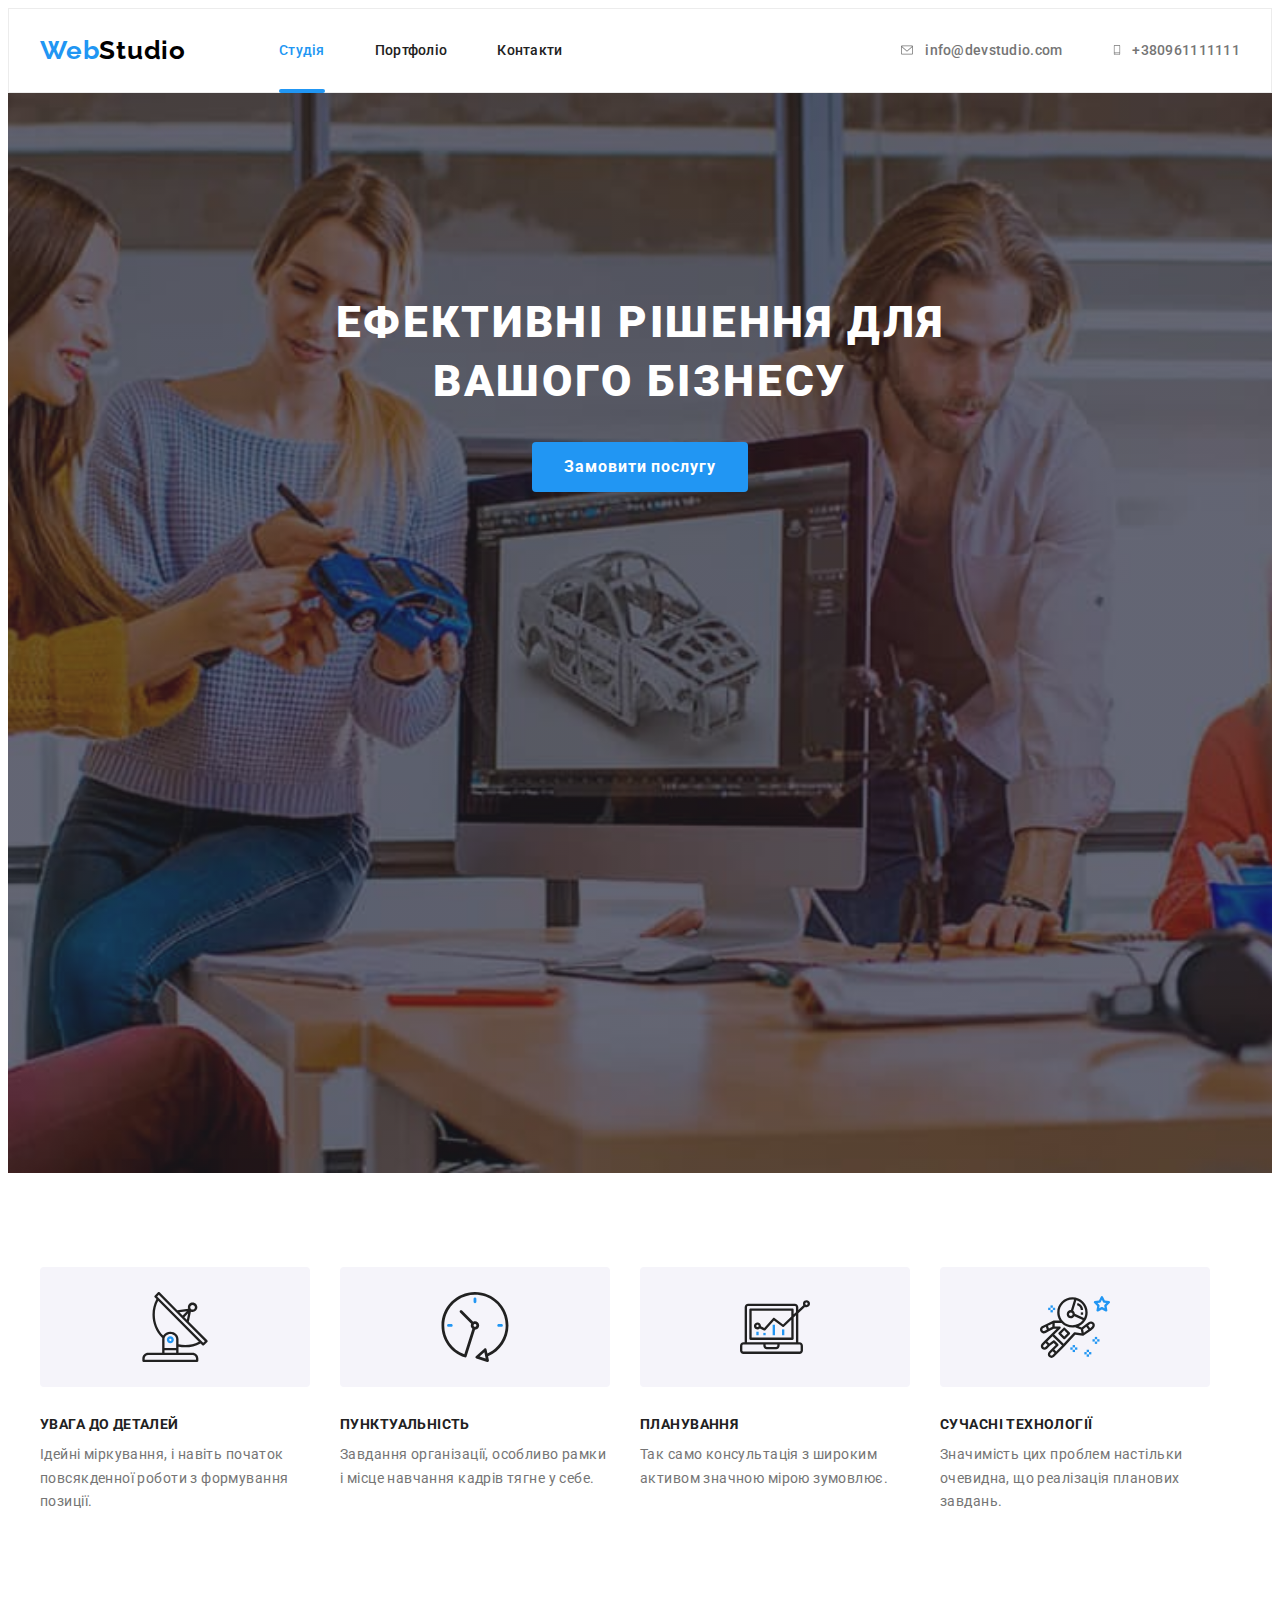
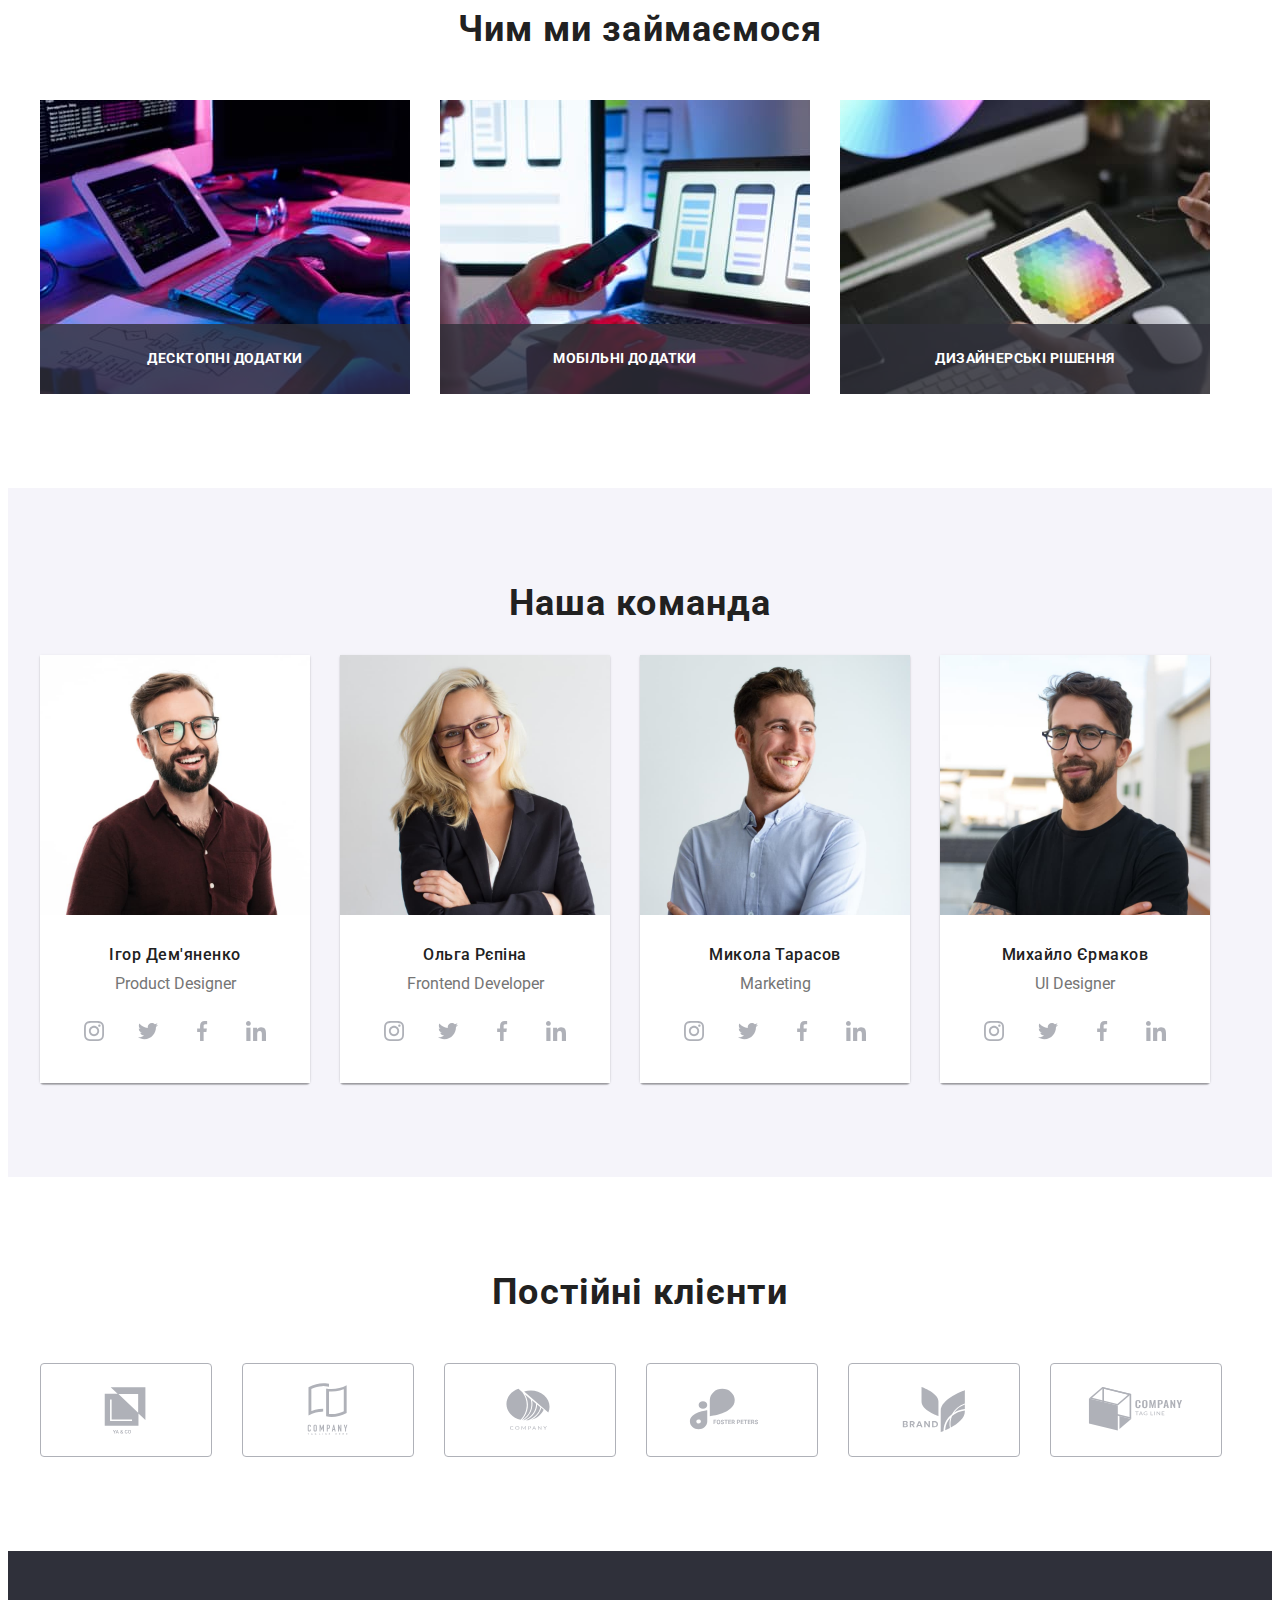
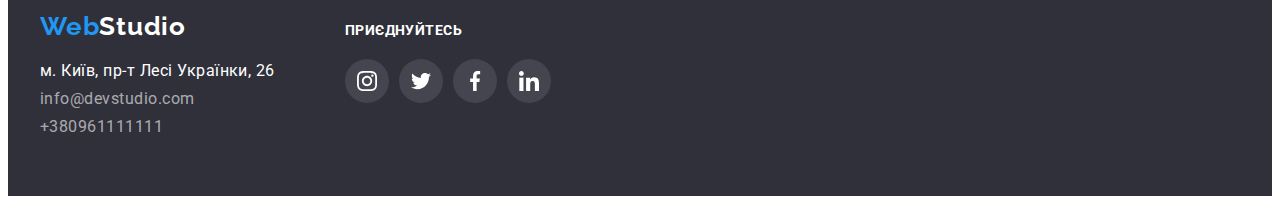
<file: index.html>
<!DOCTYPE html>
<html lang="uk">
  <head>
    <meta charset="UTF-8" />
    <meta http-equiv="X-UA-Compatible" content="IE=edge" />
    <meta name="viewport" content="width=device-width, initial-scale=1.0" />
    <title>Document</title>
    <link rel="preconnect" href="https://fonts.googleapis.com" />
    <link rel="preconnect" href="https://fonts.gstatic.com" crossorigin />
    <link rel="stylesheet" href="https://cdnjs.cloudflare.com/ajax/libs/modern-normalize/1.1.0/modern-normalize.min.css" integrity="sha512-wpPYUAdjBVSE4KJnH1VR1HeZfpl1ub8YT/NKx4PuQ5NmX2tKuGu6U/JRp5y+Y8XG2tV+wKQpNHVUX03MfMFn9Q==" crossorigin="anonymous" referrerpolicy="no-referrer" />
    <link
      href="https://fonts.googleapis.com/css2?family=Raleway:wght@700&family=Roboto:wght@400;500;700;900&display=swap"
      rel="stylesheet"
    />

    <link rel="stylesheet" href="./css/styles.css" />
  </head>
  <body>
    <header class="header">
      <div class="container">
        <div class="header-container">
          <nav class="header-nav">
            <a href="./" class="logo"><span class="logo-web">Web</span>Studio</a>
    
            <ul class="site-nav list">
                  <li class="item">
                  <a href="/" class="link current">Студія</a>
                </li>
                <li class="item">
                  <a href="./portfolio.html" class="link">Портфоліо</a>
                </li>
                <li class="item">
                  <a href="#" class="link">Контакти</a>
                </li>
              </ul>
              
           
          </nav>
          <ul class="contacts list">
            <div class="contact-container">
              <li class="item" >
                <a href=" mailto:info@devstudio.com" class="link contact-link"
                  >
                  <svg class="contact-icon" width="16" height="12">
                  <use href="./images/icons.svg#icon-envelope"></use>
                </svg>
                  info@devstudio.com</a
                >
              </li>
              <li class="item">
                <a href="tel:+380961111111" class="link contact-link">
                  <svg class="contact-icon" width="10" height="16">
                    <use href="./images/icons.svg#icon-smartphone"></use>
                  </svg>
                  +380961111111</a>
              </li>
            
             
             </div>
          </ul>
        </div>
      </div>
      </header>
      
      <main>
      <section class="hero overlay">
            <div class="container">
          <h1 class="hero-title">Ефективні рішення для вашого бізнесу</h1>
        <button type="button" class="button" data-modal-open>Замовити послугу</button>
        </div>
      
      
      </section>
<!-- Benefits -->
      <section class="section">
        <div class="container">
            <h2 class="benefits-title visually-hidden">Наші переваги</h2>
            <ul class="list benefits-container">
              <li class="benefits-element">
                <div class="benefits-box-icon">
                <svg class="benefits-icon" width="70" height="70">
<use href="./images/icons.svg#icon-antenna"></use>
                </svg>
                </div>
                <h3 class="benefits-subtitle">Увага до деталей</h3>
                <p class="benefits-text">
                  Ідейні міркування, і навіть початок повсякденної роботи з
                  формування позиції.
                </p>
              </li>
              <li class="benefits-element">
                <div class="benefits-box-icon">
                <svg class="benefits-icon" width="70" height="70">
                  <use href="./images/icons.svg#icon-clock"></use>
                                  </svg> </div>
                <h3 class="benefits-subtitle">Пунктуальність</h3>
                <p class="benefits-text">
                  Завдання організації, особливо рамки і місце навчання кадрів тягне
                  у себе.
                </p>
              </li>
              <li class="benefits-element">
                <div class="benefits-box-icon">
                <svg class="benefits-icon" width="70" height="70">
                  <use href="./images/icons.svg#icon-diagram-1"></use>
                                  </svg></div>
                <h3 class="benefits-subtitle">Планування</h3>
                <p class="benefits-text">
                  Так само консультація з широким активом значною мірою зумовлює.
                </p>
              </li>
              <li class="benefits-element">
                <div class="benefits-box-icon">
                <svg class="benefits-icon" width="70" height="70">
                  <use href="./images/icons.svg#icon-astronaut"></use>
                                  </svg></div>
                <h3 class="benefits-subtitle">Сучасні технології</h3>
                <p class="benefits-text">
                  Значимість цих проблем настільки очевидна, що реалізація планових
                  завдань.
                </p>
              </li>
            </ul>
         
        </div>
      </section>
      <!-- Work -->
      <section class="work section">
       <div class="container">
        <h2 class="work-title">Чим ми займаємося</h2>
        <ul class="list work-container">
          <li class="work-item">
            <div class="work-element">
               <img
              src="./images/img1.jpg"
              alt="Набір програмного коду"
              width="370"
              height="294"
            />
            <div class="work-box">
               <p class="work-text">
            Десктопні додатки
          </p>
            </div>
            </div>
           
            </li>
          
          <li class="work-item">
            <div class="work-element">
            <img
              src="./images/img2.jpg"
              alt="Створення мобільного додатку"
              width="370"
              height="294"
            />
            <div class="work-box">
            <p class="work-text">
              Мобільні додатки
            </p>
            </div>
            </div>
          </li>
          <li class="work-item">
            <div class="work-element">
            <img
              src="./images/img3.jpg"
              alt="Палітра кольорів"
              width="370"
              height="294"
            />
            <div class="work-box">
            <p class="work-text">
              Дизайнерські рішення
            </p>
            </div></div>
          </li>
        </ul>
       </div>
      </section>
      <!-- Team -->
      <section class="team section">
        <div class="container">
          <h2 class="team-title">Наша команда</h2>
        <ul class="list team-container">
          <li class="item">
            <img
              src="./images/img4.jpg"
              alt="Усміхнений хлопець з бородою в окулярах"
              width="270"
              height="260"
            />
            <div class="team-box">
              <h3 class="team-subtitle">Ігор Дем'яненко</h3>
              <p class="team-text">Product Designer</p>
              
              <ul class="social-list">

                <li class="social-item">
                  <a href="#" class="social-link" aria-label="Instagram">
                    <svg class="social-icon" width="20" height="20">
                      <use href="./images/icons.svg#icon-instagram-2"></use>
                                      </svg>

                  </a>
                </li  >
                          <li class="social-item">
                    <a href="#" class="social-link" aria-label="Twitter">
                      <svg class="social-icon" width="20" height="20">
                        <use href="./images/icons.svg#icon-twitter"></use>
                                        </svg>
                    </a>
                  </li>
                
                    <li  class="social-item">
                      <a href="#"class="social-link"  aria-label="Facebook">
                        <svg class="social-icon" width="20" height="20">
                          <use href="./images/icons.svg#icon-facebook"></use>
                                          </svg>
                      </a>
                    </li>
                 
                      <li class="social-item">
                        <a href="#" class="social-link" aria-label="Linkedin">
                          <svg class="social-icon" width="20" height="20">
                            <use href="./images/icons.svg#icon-linkedin-1"></use>
                                            </svg>
                        </a>
                      </li>

              </ul>
            </div>
          </li>

          <li class="item">
            <img
              src="./images/img5.jpg"
              alt="Блондинка в окулярах"
              width="270"
              height="260"
            />
            <div class="team-box">
              <h3 class="team-subtitle">Ольга Рєпіна</h3>
              <p class="team-text">Frontend Developer</p>
              <ul class="  social-list">

                <li class="social-item">
                  <a href="#" class="social-link" aria-label="Instagram">
                    <svg class="social-icon" width="20" height="20">
                      <use href="./images/icons.svg#icon-instagram-2"></use>
                                      </svg>

                  </a>
                </li  >
                          <li class="social-item">
                    <a href="#" class="social-link" aria-label="Twitter">
                      <svg class="social-icon" width="20" height="20">
                        <use href="./images/icons.svg#icon-twitter"></use>
                                        </svg>
                    </a>
                  </li>
                
                    <li  class="social-item">
                      <a href="#"class="social-link"  aria-label="Facebook">
                        <svg class="social-icon" width="20" height="20">
                          <use href="./images/icons.svg#icon-facebook"></use>
                                          </svg>
                      </a>
                    </li>
                 
                      <li class="social-item">
                        <a href="#" class="social-link" aria-label="Linkedin">
                          <svg class="social-icon" width="20" height="20">
                            <use href="./images/icons.svg#icon-linkedin-1"></use>
                                            </svg>
                        </a>
                      </li>

              </ul>
            </div>
          </li>

          <li class="item">
            <img
              src="./images/img6.jpg"
              alt="Усміхнений хлопець"
              width="270"
              height="260"
            />
            <div class="team-box">
              <h3 class="team-subtitle">Микола Тарасов</h3>
              <p class="team-text">Marketing</p>
              <ul class="social-list">

                <li class="social-item">
                  <a href="#" class="social-link" aria-label="Instagram">
                    <svg class="social-icon" width="20" height="20">
                      <use href="./images/icons.svg#icon-instagram-2"></use>
                                      </svg>

                  </a>
                </li  >
                          <li class="social-item">
                    <a href="#" class="social-link" aria-label="Twitter">
                      <svg class="social-icon" width="20" height="20">
                        <use href="./images/icons.svg#icon-twitter"></use>
                                        </svg>
                    </a>
                  </li>
                
                    <li  class="social-item">
                      <a href="#"class="social-link"  aria-label="Facebook">
                        <svg class="social-icon" width="20" height="20">
                          <use href="./images/icons.svg#icon-facebook"></use>
                                          </svg>
                      </a>
                    </li>
                 
                      <li class="social-item">
                        <a href="#" class="social-link" aria-label="Linkedin">
                          <svg class="social-icon" width="20" height="20">
                            <use href="./images/icons.svg#icon-linkedin-1"></use>
                                            </svg>
                        </a>
                      </li>

              </ul>
            </div>
          </li>
          <li class="item">
            <img
              src="./images/img7.jpg"
              alt="Усміхнений хлопець з бородою в окулярах"
              width="270"
              height="260"
            />
            <div class="team-box">
              <h3 class="team-subtitle">Михайло Єрмаков</h3>
              <p class="team-text">UI Designer</p>
              <ul class="social-list">

                <li class="social-item">
                  <a href="#" class="social-link" aria-label="Instagram">
                    <svg class="social-icon" width="20" height="20">
                      <use href="./images/icons.svg#icon-instagram-2"></use>
                                      </svg>

                  </a>
                </li  >
                          <li class="social-item">
                    <a href="#" class="social-link" aria-label="Twitter">
                      <svg class="social-icon" width="20" height="20">
                        <use href="./images/icons.svg#icon-twitter"></use>
                                        </svg>
                    </a>
                  </li>
                
                    <li  class="social-item">
                      <a href="#"class="social-link"  aria-label="Facebook">
                        <svg class="social-icon" width="20" height="20">
                          <use href="./images/icons.svg#icon-facebook"></use>
                                          </svg>
                      </a>
                    </li>
                 
                      <li class="social-item">
                        <a href="#" class="social-link" aria-label="Linkedin">
                          <svg class="social-icon" width="20" height="20">
                            <use href="./images/icons.svg#icon-linkedin-1"></use>
                                            </svg>
                        </a>
                      </li>

              </ul>
            </div>
          </li>
        </ul>
        </div>
      </section>

       <!-- Clients -->
       <section class="clients section">
        <div class="container">
         <h2 class="clients-title">Постійні клієнти</h2>
         <ul class="list clients-container">
          <li>
            <a href="#" class="client-link">
 <svg class="client-icon" width="106" height="60">
                <use href="./images/icons.svg#icon-Logo-7"></use>
                                </svg>
            </a>
             
            
          </li>
          <li>
            <a href="#" class="client-link">
              <svg class="client-icon" width="106" height="60">
                <use href="./images/icons.svg#icon-Logo-1"></use>
                                </svg>
            </a>
          </li> <li>
            <a href="#" class="client-link">
              <svg class="client-icon" width="106" height="60">
                <use href="./images/icons.svg#icon-Logo-2"></use>
                                </svg>
            </a>
          </li> <li>
            <a href="#" class="client-link">
              <svg class="client-icon" width="106" height="60">
                <use href="./images/icons.svg#icon-Logo-3"></use>
                                </svg>
            </a>
          </li> <li>
            <a href="#" class="client-link">
              <svg class="client-icon" width="106" height="60">
                <use href="./images/icons.svg#icon-Logo-4"></use>
                                </svg>
            </a>
          </li> <li>
            <a href="#" class="client-link">
              <svg class="client-icon" width="106" height="60">
                <use href="./images/icons.svg#icon-Logo-6"></use>
                                </svg>
            </a>
          </li>

         </ul>


        </section>
    </main>

    <footer class="footer">
      <div class="container footer-box">
        <div class="footer-address">
      <a href="./" class="logo-footer"
        ><span class="logo-web">Web</span>Studio</a
      >
      <address>
        <ul class="address list">
          <li class="item">
            <a
              href="https://goo.gl/maps/CPtrU1FHBa2aNyZL9"
              target="_blank"
              rel="noopener noreferrer nofollow"
              class="link"
              >м. Київ, пр-т Лесі Українки, 26</a
            >
          </li>
          <li class="item">
            <a href=" mailto:info@devstudio.com" class="link mail"
              >info@devstudio.com</a
            >
          </li>
          <li class="item">
            <a href="tel:+380961111111" class="link tel">+380961111111</a>
          </li>
        </ul>
      </address>
    </div>
    <div class="footer-social">
      <p class="footer-social-text">Приєднуйтесь</p>
      <ul class="footer-social-list">

        <li class="footer-social-item">
          <a href="#" class="footer-social-link" aria-label="Instagram">
            <svg class="footer-social-icon" width="20" height="20">
              <use href="./images/icons.svg#icon-instagram-2"></use>
                              </svg>

          </a>
        </li  >
                  <li class="footer-social-item">
            <a href="#" class="footer-social-link" aria-label="Twitter">
              <svg class="footer-social-icon" width="20" height="20">
                <use href="./images/icons.svg#icon-twitter"></use>
                                </svg>
            </a>
          </li>
        
            <li  class="footer-social-item">
              <a href="#"class="footer-social-link"  aria-label="Facebook">
                <svg class="footer-social-icon" width="20" height="20">
                  <use href="./images/icons.svg#icon-facebook"></use>
                                  </svg>
              </a>
            </li>
         
              <li class="footer-social-item">
                <a href="#" class="footer-social-link" aria-label="Linkedin">
                  <svg class="footer-social-icon" width="20" height="20">
                    <use href="./images/icons.svg#icon-linkedin-1"></use>
                                    </svg>
                </a>
              </li>

      </ul>
    </div>
    </div> 
    </footer>
    <div class="backdrop is-hidden" data-modal>
      <div class="modal">
        <button type="button" class="modal-button" data-modal-close>
          <svg width="18" height="18"> <use href="./images/icons.svg#icon-close-black"> </use></svg>
        </button>
      </div>
    </div>
    <script src="./js/modal.js">

    </script>
  </body>
</html>
</file>
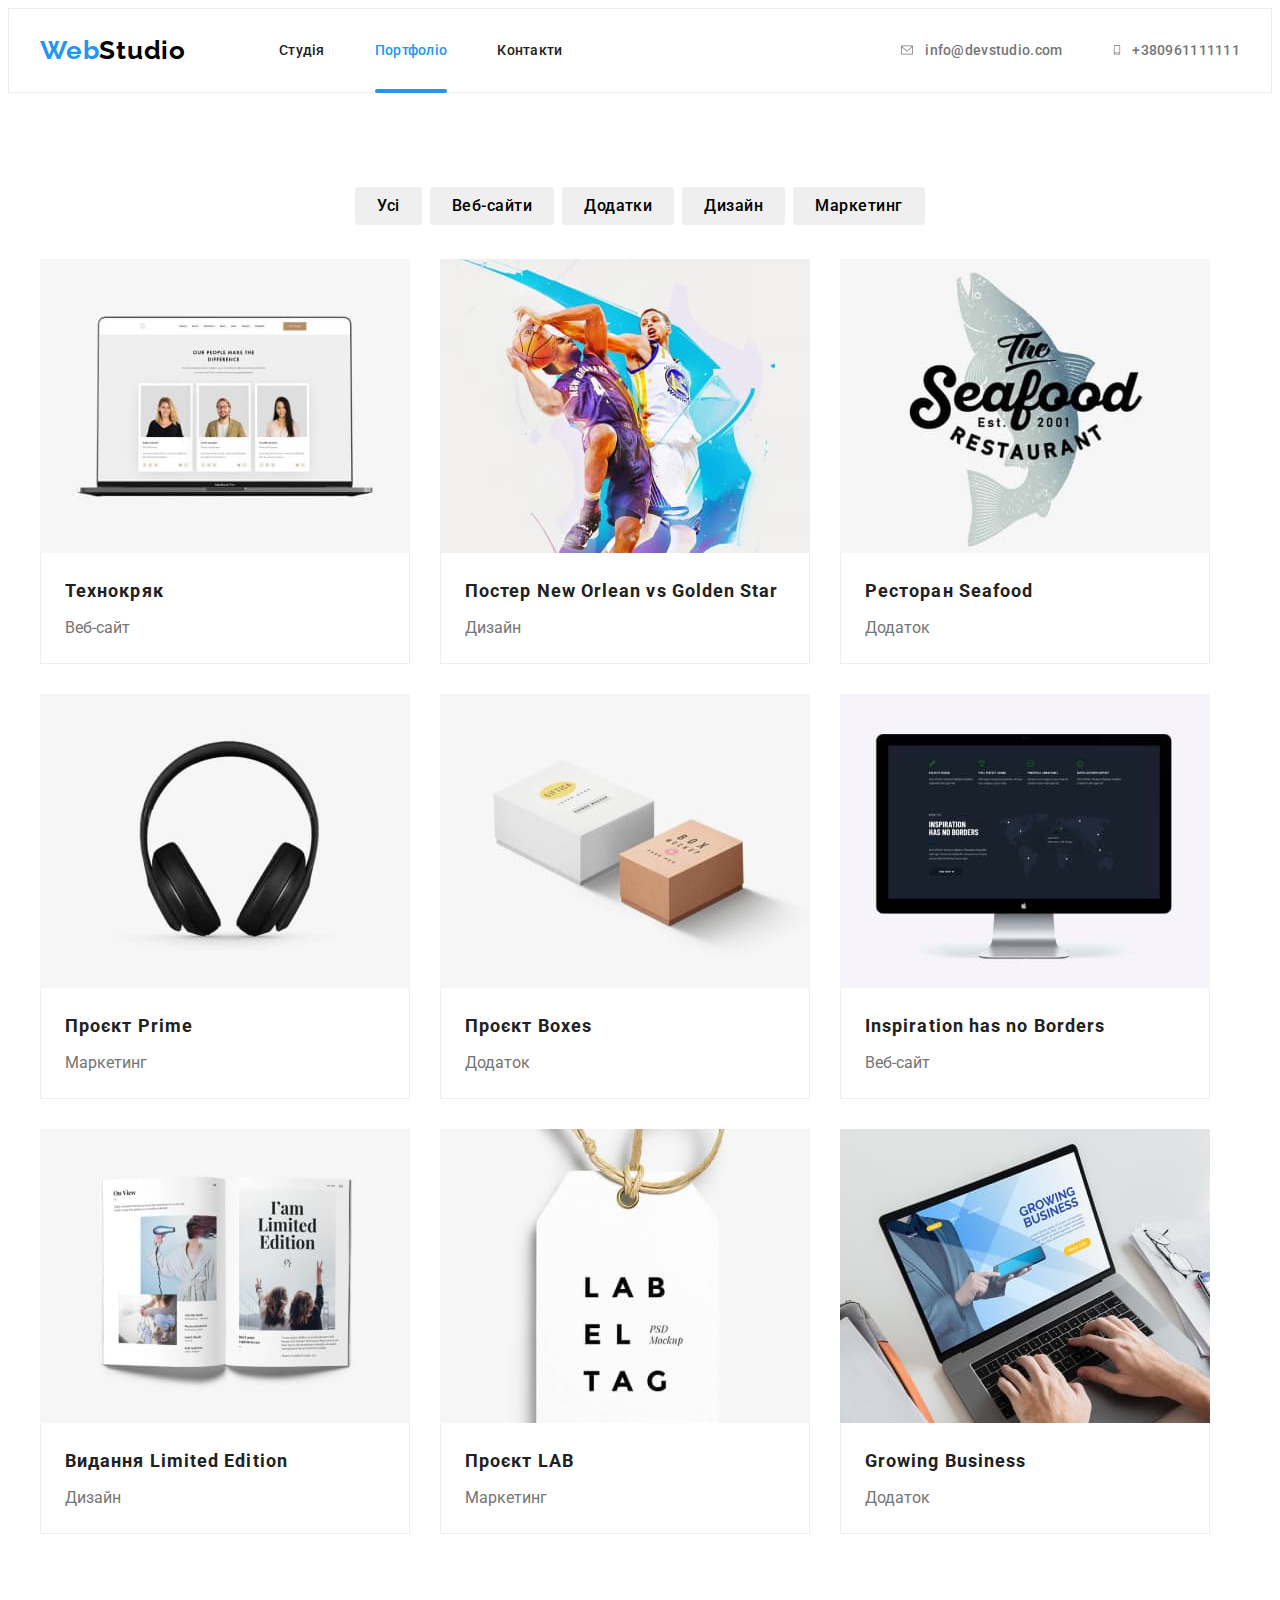
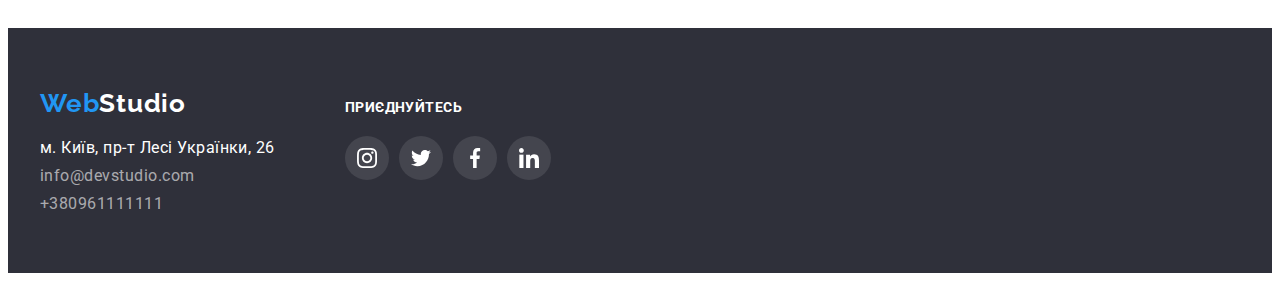
<file: portfolio.html>
<!DOCTYPE html>
<html lang="uk">
  <head>
    <meta charset="UTF-8" />
    <meta http-equiv="X-UA-Compatible" content="IE=edge" />
    <meta name="viewport" content="width=device-width, initial-scale=1.0" />
    <title>Document</title>
    <link rel="preconnect" href="https://fonts.googleapis.com" />
    <link rel="preconnect" href="https://fonts.gstatic.com" crossorigin />
    <link
      href="https://fonts.googleapis.com/css2?family=Raleway:wght@700&family=Roboto:wght@400;500;700;900&display=swap"
      rel="stylesheet"
    />
    <link rel="stylesheet" href="https://cdnjs.cloudflare.com/ajax/libs/modern-normalize/1.1.0/modern-normalize.min.css" integrity="sha512-wpPYUAdjBVSE4KJnH1VR1HeZfpl1ub8YT/NKx4PuQ5NmX2tKuGu6U/JRp5y+Y8XG2tV+wKQpNHVUX03MfMFn9Q==" crossorigin="anonymous" referrerpolicy="no-referrer" />
    <link rel="stylesheet" href="./css/styles.css" />
  </head>
  <body>
    <header class="header">
      <div class="container">
        <div class="header-container">
          <nav class="header-nav">
            <a href="./" class="logo"><span class="logo-web">Web</span>Studio</a>
    
            <ul class="site-nav list">
                  <li class="item">
                  <a href="./index.html" class="link">Студія</a>
                </li>
                <li class="item">
                  <a href="./portfolio.html" class="link current">Портфоліо</a>
                </li>
                <li class="item">
                  <a href="#" class="link">Контакти</a>
                </li>
              </ul>
              
           
          </nav>
          <ul class="contacts list">
            <div class="contact-container">
              <li class="item" >
                <a href=" mailto:info@devstudio.com" class="link contact-link"
                  >
                  <svg class="contact-icon" width="16" height="12">
                  <use href="./images/icons.svg#icon-envelope"></use>
                </svg>
                  info@devstudio.com</a
                >
              </li>
              <li class="item">
                <a href="tel:+380961111111" class="link contact-link">
                  <svg class="contact-icon" width="10" height="16">
                    <use href="./images/icons.svg#icon-smartphone"></use>
                  </svg>
                  +380961111111</a>
              </li>
         
                         
             
             </div>
          </ul>
        </div>
      </div>
      </header>

    <main>
      <section class="section">
        <div class="container">
                
        <h1 class="visually-hidden">Наші проекти</h1>
        <ul class="list filter-container">
          <li class="item">
            <button type="button" class="port-button-first">Усі</button>
          </li>
          <li class="item">
            <button type="button" class="port-button">Веб-сайти</button>
          </li>
          <li class="item">
            <button type="button" class="port-button">Додатки</button>
          </li>
          <li class="item">
            <button type="button" class="port-button">Дизайн</button>
          </li>
          <li class="item">
            <button type="button" class="port-button">Маркетинг</button>
          </li>
        </ul>
        <ul class="list img-container">
          <li class="filter-box">
            <a href="#" class="filter-link"> 
              <div class="filter-img-overlay">
            <img
              src="./images/imgport1.jpg"
              alt="Вебсайт на ноутбуці"
              width="370"
              height="294"
            />
            <div class="filter-overlay"> 
              <p class="filter-overlay-text">
                Ресурс пропонує комплексні пропозиції з різним рівнем функціоналу та сервісів. Все це дозволить відвідувачу отримати вичерпні відомості про компанію чи приватну особу.
              </p></div>
           </div>
            <div class="img-filter">
              <h2 class="img-filter-subtitle">Технокряк</h2>
              <p class="img-filter-text">Веб-сайт</p>
              
            </div>
            
          </a>
         
          </li>
          <li class="filter-box">
            <a href="#" class="filter-link"> 
              <div class="filter-img-overlay">
               <img
              src="./images/imgport2.jpg"
              alt="Два футболісти з м'ячем"
              width="370"
              height="294"
            /> 
            <div class="filter-overlay"> 
              <p class="filter-overlay-text">
                Ресурс пропонує комплексні пропозиції з різним рівнем функціоналу та сервісів. Все це дозволить відвідувачу отримати вичерпні відомості про компанію чи приватну особу.
              </p></div>
           </div>
             
            
            <div class="img-filter">
              <h2 class="img-filter-subtitle">
                Постер New Orlean vs Golden Star
              </h2>
              <p class="img-filter-text">Дизайн</p>
            </div> </a>
          </li>
          <li class="filter-box">
            <a href="#" class="filter-link"> 
              <div class="filter-img-overlay">
               <img
              src="./images/imgport3.jpg"
              alt="Логотип рибного ресторану"
              width="370"
              height="294"
            /> 
            <div class="filter-overlay"> 
              <p class="filter-overlay-text">
                Ресурс пропонує комплексні пропозиції з різним рівнем функціоналу та сервісів. Все це дозволить відвідувачу отримати вичерпні відомості про компанію чи приватну особу.
              </p></div>
              </div>
            
            <div class="img-filter">
              <h2 class="img-filter-subtitle">Ресторан Seafood</h2>
              <p class="img-filter-text">Додаток</p>
            </div></a>
          </li>
          <li class="filter-box">
            <a href="#" class="filter-link"> 
              <div class="filter-img-overlay">
               <img
              src="./images/imgport4.jpg"
              alt="Навушники"
              width="370"
              height="294"
            /> 
            <div class="filter-overlay"> 
              <p class="filter-overlay-text">
                Ресурс пропонує комплексні пропозиції з різним рівнем функціоналу та сервісів. Все це дозволить відвідувачу отримати вичерпні відомості про компанію чи приватну особу.
              </p></div>
              </div>
           
            <div class="img-filter">
              <h2 class="img-filter-subtitle">Проєкт Prime</h2>
              <p class="img-filter-text">Маркетинг</p>
            </div></a>
          </li>
          <li class="filter-box">
            <a href="#" class="filter-link"> 
              <div class="filter-img-overlay"> 
            <img
              src="./images/imgport5.jpg"
              alt="Коробки"
              width="370"
              height="294"
            /> 
            <div class="filter-overlay"> 
              <p class="filter-overlay-text">
                Ресурс пропонує комплексні пропозиції з різним рівнем функціоналу та сервісів. Все це дозволить відвідувачу отримати вичерпні відомості про компанію чи приватну особу.
              </p></div>
          </div>
            <div class="img-filter">
              <h2 class="img-filter-subtitle">Проєкт Boxes</h2>
              <p class="img-filter-text">Додаток</p>
            </div></a>
          </li>
          <li class="filter-box">
            <a href="#" class="filter-link"> 
              <div class="filter-img-overlay">
              <img
              src="./images/imgport6.jpg"
              alt="Монітор"
              width="370"
              height="294"
            />  
            <div class="filter-overlay"> 
              <p class="filter-overlay-text">
                Ресурс пропонує комплексні пропозиції з різним рівнем функціоналу та сервісів. Все це дозволить відвідувачу отримати вичерпні відомості про компанію чи приватну особу.
              </p></div>
              </div>
            
            <div class="img-filter">
              <h2 class="img-filter-subtitle">Inspiration has no Borders</h2>
              <p class="img-filter-text">Веб-сайт</p>
            </div></a>
          </li>
          <li class="filter-box">
            <a href="#" class="filter-link"> 
              <div class="filter-img-overlay">
               <img
              src="./images/imgport7.jpg"
              alt="Журнал"
              width="370"
              height="294"
            /> 
            <div class="filter-overlay"> 
              <p class="filter-overlay-text">
                Ресурс пропонує комплексні пропозиції з різним рівнем функціоналу та сервісів. Все це дозволить відвідувачу отримати вичерпні відомості про компанію чи приватну особу.
              </p></div>
              </div>
            
            <div class="img-filter">
              <h2 class="img-filter-subtitle">Видання Limited Edition</h2>
              <p class="img-filter-text">Дизайн</p>
            </div></a>
          </li>
          <li class="filter-box">
            <a href="#" class="filter-link"> 
              <div class="filter-img-overlay">
              <img
              src="./images/imgport8.jpg"
              alt="Етикетка"
              width="370"
              height="294"
            /> 
            <div class="filter-overlay"> 
              <p class="filter-overlay-text">
                Ресурс пропонує комплексні пропозиції з різним рівнем функціоналу та сервісів. Все це дозволить відвідувачу отримати вичерпні відомості про компанію чи приватну особу.
              </p></div>
              </div>
            
            <div class="img-filter">
              <h2 class="img-filter-subtitle">Проєкт LAB</h2>
              <p class="img-filter-text">Маркетинг</p>
            </div></a>
          </li>
          <li class="filter-box">
            <a href="#" class="filter-link"> 
              <div class="filter-img-overlay">
               <img
              src="./images/imgport9.jpg"
              alt="Руки на клавіатурі ноутбука"
              width="370"
              height="294"
            />  
            <div class="filter-overlay"> 
              <p class="filter-overlay-text">
                Ресурс пропонує комплексні пропозиції з різним рівнем функціоналу та сервісів. Все це дозволить відвідувачу отримати вичерпні відомості про компанію чи приватну особу.
              </p></div>
              </div>
           
            <div class="img-filter">
              <h2 class="img-filter-subtitle">Growing Business</h2>
              <p class="img-filter-text">Додаток</p>
            </div></a>
          </li>
        </ul>
      </div>
      </section>
    </main>
    <footer class="footer">
      <div class="container footer-box">
        <div class="footer-address">
      <a href="./" class="logo-footer"
        ><span class="logo-web">Web</span>Studio</a
      >
      <address>
        <ul class="address list">
          <li class="item">
            <a
              href="https://goo.gl/maps/CPtrU1FHBa2aNyZL9"
              target="_blank"
              rel="noopener noreferrer nofollow"
              class="link"
              >м. Київ, пр-т Лесі Українки, 26</a
            >
          </li>
          <li class="item">
            <a href=" mailto:info@devstudio.com" class="link mail"
              >info@devstudio.com</a
            >
          </li>
          <li class="item">
            <a href="tel:+380961111111" class="link tel">+380961111111</a>
          </li>
        </ul>
      </address>
    </div>
    <div class="footer-social">
      <p class="footer-social-text">Приєднуйтесь</p>
      <ul class="footer-social-list">

        <li class="footer-social-item">
          <a href="#" class="footer-social-link" aria-label="Instagram">
            <svg class="footer-social-icon" width="20" height="20">
              <use href="./images/icons.svg#icon-instagram-2"></use>
                              </svg>

          </a>
        </li  >
                  <li class="footer-social-item">
            <a href="#" class="footer-social-link" aria-label="Twitter">
              <svg class="footer-social-icon" width="20" height="20">
                <use href="./images/icons.svg#icon-twitter"></use>
                                </svg>
            </a>
          </li>
        
            <li  class="footer-social-item">
              <a href="#"class="footer-social-link"  aria-label="Facebook">
                <svg class="footer-social-icon" width="20" height="20">
                  <use href="./images/icons.svg#icon-facebook"></use>
                                  </svg>
              </a>
            </li>
         
              <li class="footer-social-item">
                <a href="#" class="footer-social-link" aria-label="Linkedin">
                  <svg class="footer-social-icon" width="20" height="20">
                    <use href="./images/icons.svg#icon-linkedin-1"></use>
                                    </svg>
                </a>
              </li>

      </ul>
    </div>
    </div> 
    </footer>
  </body>
</html>
</file>
<file: css/styles.css>
:root {
    --color-primary:#212121;
    --color-secondary:#757575;
    --color-accent:#2196F3;
    --color-white:#FFFFFF;
    --color-black:#000000;
    --color-blue:#188CE8;
    --color-darkblue:#2F303A;
    --color-darkwhite:#F5F4FA;
    --color-transparent-white:rgba(255, 255, 255, 0.6);
    --color-gray:#AFB1B8;
    --color-darkgray: rgba(255, 255, 255, 0.1);
    }

body {
  background-color: var(--color-white);
  color: var(--color-primary);
  font-family: Roboto, sans-serif;
}

h1,
h2,
h3,
h4,
 h5,
h6,
p
 {

	margin: 0;
}

img {
	display: block;
	max-width: 100%;
	height: auto;
}

.list {
    list-style: none;
	padding-left: 0;
	margin: 0;
}
/* Header */
.container {
    width: 1200px;
    padding-left: 15px;
    padding-right: 15px;
    margin-left: auto;
    margin-right: auto;

}

/* site-nav */
 .logo {
  color:var(--color-black); 
  font-family: 'Raleway', sans-serif;
  font-weight: 700;
  font-size: 26px;
  line-height: 1.17;
  letter-spacing: 0.03em;
  text-decoration: none;
}
 .logo-web {
 color:var(--color-accent);
    } 

.link {
  text-decoration: none;
  color: inherit;
    }
.site-nav .link {
 display: block;
 color:var(--color-primary);  
 font-weight: 500;
 font-size: 14px;
 line-height: 1.33;
 letter-spacing: 0.02em;
 text-decoration: none;
 padding-top: 32px;
 padding-bottom: 32px;
 transition: color 250ms cubic-bezier(0.4, 0, 0.2, 1);
}
.site-nav .link:hover, 
.site-nav .link:focus {
 color:var(--color-accent);
} 
.site-nav .link.current { 
color:var(--color-accent);   
}
.current {
    color:var(--color-accent); 
}
.item {
    position: relative;
}

.site-nav .link.current::after {
  content: '';
  display: block;
  position: absolute;
  bottom: -1px;
  left: 0;
  width: 100%;
  height: 4px;
  border-radius: 2px;
  background-color:var(--color-accent); 
    } 

.contacts .link {
  color:var(--color-secondary); 
  font-weight: 500;
  font-size: 14px;
  line-height: 1.33;
  letter-spacing: 0.02em;
 text-decoration: none;
} 
.contact-icon {

}

.site-nav {
    display:flex;
    margin-left: 93px;
}
.site-nav .item:not(:last-child) {
    margin-right: 50px;
}
.contact-container {
    display: flex;
    
}
.contact-link {
    display: flex;
    align-items: center;
    gap: 10px;
    fill: var(--color-secondary);
    transition: color 250ms cubic-bezier(0.4, 0, 0.2, 1);
}
 .contact-link:hover, 
.contact-link:focus {
  color:var(--color-accent);  
}
.contact-container .item:not(:last-child) {
    margin-right: 50px;
}

.contact-icon {
    fill: currentColor;}

.header-nav {
    display: flex;
    align-items: center;
}
.header-container {
    display: flex;
    align-items: center;
    justify-content: space-between;
}

.mail-icon {
    fill: var(--color-secondary); 
}
/* Hero */
.hero {
    padding-top: 200px;
    padding-bottom: 280px;
    background-color:var(--color-darkblue);
    text-align: center;
}
.hero-title {
    margin-top: 0;
    margin-bottom: 30px;
    width: 696px;
    margin-left: auto;
    margin-right: auto;
    
   color: var(--color-white);
   text-transform: uppercase;
   font-weight: 900;
   font-size: 44px;
   line-height: 1.36;
   letter-spacing: 0.06em;
}
.button {
    display: inline-block;
    border-radius: 4px;
    padding: 10px 32px;
    background-color:var(--color-accent);
    color:var(--color-white);
    font-family: Roboto, sans-serif;
    font-weight: 700;
    font-size: 16px;
    line-height: 1.88;
    letter-spacing: 0.06em;
    border: 0;
    cursor: pointer;
    transition: background-color 250ms cubic-bezier(0.4, 0, 0.2, 1);
}
.button:hover,
.button:focus {
    background-color:var(--color-blue);
 }
 .overlay {
   max-width: 1600px;
   height: 600px;
   margin-left: auto;
   margin-right: auto;

   background-image: linear-gradient(rgba(47, 48, 58, 0.4), rgba(47, 48, 58, 0.4)),
 url(../images/backgraund.jpg);
 
   background-size: cover;
   background-repeat: no-repeat;
   background-position: center;
 }


/* Section */
.visually-hidden {
    position: absolute;
    white-space: nowrap;
    width: 1px;
    height: 1px;
    overflow: hidden;
    border: 0;
    padding: 0;
    clip: rect(0 0 0 0);
    clip-path: inset(50%);
    margin: 1px;
}
.section {
    padding-top: 94px;
    padding-bottom: 94px;
}
/* Benefits */
.benefits-container {
    display: flex;
    
    }
 .benefits-element {
           width: 270px; 
    }
 .benefits-element:not(:first-child)
    {
    margin-left: 30px; 
}
 .benefits-element:last-child {
     margin-bottom: 0;
    }

.benefits-subtitle {
    margin-bottom: 10px;
  text-transform: uppercase;
  font-weight: 700;
  font-size: 14px;
  line-height: 1.14;
  letter-spacing: 0.03em;
}
.benefits-text {
   color:var(--color-secondary);
   font-size: 14px;
   line-height: 1.71; 
   letter-spacing: 0.03em;
}
.benefits-box-icon {
    display: flex;
    justify-content: center;
    background-color: var(--color-darkwhite);
    border-radius: 4px;
    padding: 25px 100px;
    margin-bottom: 30px;
}

/* Work */
.work {
    padding-top: 0;
    padding-bottom: 94px;
}
.work-container {
    display: flex;
    gap: 30px;
}

.work-title, .team-title, .clients-title {
   font-weight: 700;
   font-size: 36px;
   line-height: 1.17;
   text-align: center;
   letter-spacing: 0.03em;
}
.work-title {
     margin-bottom: 50px;
}

.work-element {
   position: relative; 
    }
.work-box {
   position: absolute;
    bottom: 0;
    left:0;
    width: 100%; 
    height: 70px;
  background-color: rgba(47, 48, 58, 0.8); 
}
.work-text {
    
    padding: 27px 0;
    font-weight: 700;
    font-size: 14px;
    text-align: center;
    line-height: 1.14;
    letter-spacing: 0.03em;
    text-transform: uppercase;
    color: var(--color-white);
}

/* Team */
.team-container {
    display: flex;
    gap: 30px;  
}
.team-container .item {
   box-shadow: 0px 1px 3px rgba(0, 0, 0, 0.12), 0px 1px 1px rgba(0, 0, 0, 0.14), 0px 2px 1px rgba(0, 0, 0, 0.2);
   border-radius: 0px 0px 4px 4px;

}
.team-title {
    margin-bottom: 30px;
}

.team {
    background-color:var(--color-darkwhite);
}
.team-subtitle {
    margin-bottom: 10px;
    font-weight: 500;
    font-size: 16px;
    line-height: 1.19;
    text-align: center;
    letter-spacing: 0.03em;
}

.team-text {
  /* margin-bottom: 16px;   */
   color:var(--color-secondary);
   font-size: 16px;
   line-height: 1.19;
   text-align: center; 
   margin-bottom: 16px;
}
.team-box {
  padding-bottom: 30px;
  padding-top: 30px;
  background-color: var(--color-white);
}
.social-list {
  display: flex;
  justify-content: center;
  padding: 0;
  gap: 10px;
  list-style: none;
}

   
     .social-link {
   display: flex;
   align-items: center;
   justify-content: center;
   width: 44px;
    height: 44px; 
    fill: var(--color-gray);
   border-radius: 50%;
   fill:var(--color-gray);
   cursor: pointer;
   transition: background-color 250ms cubic-bezier(0.4, 0, 0.2, 1), fill 250ms cubic-bezier(0.4, 0, 0.2, 1);
   
}
.social-link:hover, .social-link:focus {
    background-color: var(--color-accent);
    fill: var(--color-white);
}

/* Clients */
.clients-container {
    display: flex;
    gap:30px;
   
}
.clients-title {
    margin-bottom: 50px;
}


.client-link {
    display: flex;
    align-items: center;
    justify-content: center;
     width: 170px;
    height: 92px;
    border:1px solid var(--color-gray);
    fill:var(--color-gray);
    border-radius: 4px;
    cursor: pointer;
    transition: border 250ms cubic-bezier(0.4, 0, 0.2, 1), fill 250ms cubic-bezier(0.4, 0, 0.2, 1);
}
.client-link:hover, .client-link:focus {
    fill: var(--color-accent);
    border:1px solid var(--color-accent);
}

 /* Portfolio */
 .header {
    border: 1px solid #ECECEC;
}
.filter-link {
    text-decoration: none;
    color: inherit;
}
 .filter-container {
    display: flex;
    justify-content: center;
    margin-bottom: 34px;
 }
 .filter-container .item:not(:last-child){
    margin-right: 8px;
 }
 
  
 .port-button-first:hover,
 .port-button-first:focus {
   background-color:var(--color-accent); 
   color:var(--color-white); 
   box-shadow: 0px 3px 1px rgba(0, 0, 0, 0.1), 0px 1px 2px rgba(0, 0, 0, 0.08), 0px 2px 2px rgba(0, 0, 0, 0.12);
 }

.port-button, .port-button-first {
    display: inline-block;
    border-radius: 4px;
     padding: 6px 22px; 
    font-family: inherit;
    font-style: normal;
    font-weight: 500;
    font-size: 16px;
    line-height: 1.63;
    text-align: center;
    letter-spacing: 0.03em;
    border: 0;
    cursor: pointer;
    transition: background-color 250ms cubic-bezier(0.4, 0, 0.2, 1), color 250ms cubic-bezier(0.4, 0, 0.2, 1), box-shadow 250ms cubic-bezier(0.4, 0, 0.2, 1);
 }
 
 
 .port-button:hover,
 .port-button:focus {
     background-color:var(--color-accent); 
     color:var(--color-white); 
     box-shadow: 0px 3px 1px rgba(0, 0, 0, 0.1), 0px 1px 2px rgba(0, 0, 0, 0.08), 0px 2px 2px rgba(0, 0, 0, 0.12);
 }
.img-filter {
    background-color: var(--color-white);
    border: 1px solid #EEEEEE;
    padding: 20px 24px;
    border-top: none;
}

 .img-filter-subtitle {
    margin-bottom: 4px;
    font-weight: 700;
    font-size: 18px;
    line-height: 2;    
    letter-spacing: 0.06em;
 }

 .img-filter-text {
   color:var(--color-secondary);   
   font-size: 16px;
   line-height: 1.88;
 }
  .img-container {
    display: flex;
    flex-wrap: wrap;
    gap: 30px;
 }
.filter-box {
    transition: box-shadow 250ms cubic-bezier(0.4, 0, 0.2, 1);
}
 .filter-box:hover,
 .filter-box:focus { 
    box-shadow: 0px 1px 1px rgba(0, 0, 0, 0.12), 0px 4px 4px rgba(0, 0, 0, 0.06), 1px 4px 6px rgba(0, 0, 0, 0.16);
 }
 .filter-img-overlay {
    position: relative;
    overflow: hidden;
 }

 .filter-img-overlay .filter-overlay {
    position: absolute;
    top: 0;
    left: 0;
    width: 100%;
    height: 100%;
    
    transform: translateY(100%);
    transition: transform 500ms;
    background-color:rgba(33, 150, 243, 0.9);

 }
.filter-link:hover .filter-overlay,
.filter-link:focus .filter-overlay
{
    transform: translateY(0);   
}

 .filter-overlay-text {
    font-family: 'Roboto';
    font-size: 18px;
    line-height: 1.56;
    letter-spacing: 0.03em;
    color: var(--color-white);
    padding: 63px 24px;
 }
 /* Footer */
 .footer {
    background-color:var(--color-darkblue); 
 
    padding-top: 60px;
    padding-bottom: 60px; 

}

.logo-footer, .address .link {
   color:var(--color-white);
   text-decoration: none;
   font-style: normal; 
   letter-spacing: 0.03em;
   transition: color 250ms cubic-bezier(0.4, 0, 0.2, 1);
 }
 .address .link:hover, 
 .address .link:focus {
    color:var(--color-accent);  
 }
 .address .mail, .address .tel {
    color:var(--color-transparent-white);
 }
 .address .list {
    display: inline-block;
    }
 .address .item:not(:last-child) {
     margin-bottom: 9px;
    }
.list{
    list-style: none; 
    padding-left: 0;
   
}
.footer-list:last-child{
    margin-bottom: 0;
}

	 .logo-footer {
    display: inline-block;
    margin-bottom: 20px;
    font-family: 'Raleway', sans-serif;
    font-weight: 700;
    font-size: 26px;
    line-height: 1.17;
 }
.footer-social-text {
  
   font-weight: 700;
    font-size: 14px;
    line-height: 1.14;
    letter-spacing: 0.03em;
    color: var(--color-white);
    text-transform: uppercase;
    margin-bottom: 20px;
}
 .footer-social-list {
    display: flex;
    padding: 0;
    gap: 10px;
     list-style: none;
     margin-top: 0;
     margin-bottom: 0;
    }
.footer-social {
     margin-left: 70px;
    }
       
  .footer-social-link {
       display: flex;
       align-items: center;
       justify-content: center;
       width: 44px;
        height: 44px; 
       border-radius: 50%;
       background-color: var(--color-darkgray);
       fill: var(--color-white);
       cursor: pointer;
       transition: background-color 250ms cubic-bezier(0.4, 0, 0.2, 1), fill 250ms cubic-bezier(0.4, 0, 0.2, 1);
    }

 .footer-social-link:hover, .footer-social-link:focus {
        background-color: var(--color-accent);
        fill: var(--color-white);
    }
.footer-box {
        display: flex;
        align-items: baseline;
    }
    /* Modal */
.backdrop {
        position: fixed;
        top: 0;
        left: 0;
        width: 100%;
        height: 100%;
        background-color: rgba(0, 0, 0, 0.2);
        opacity: 1;
        transition: opacity 250ms cubic-bezier(0.4, 0, 0.2, 1),
        visibility 250ms cubic-bezier(0.4, 0, 0.2, 1);
    }
     
.backdrop.is-hidden {
        opacity: 0;
        visibility: hidden;
        pointer-events: none;
    }
    .backdrop.is-hidden .modal {
        transform: translate(-50%, -50%) scale(1.1);   
    }
 .modal {
        position: absolute;
        top: 50%;
        left: 50%;
        transform: translate(-50%, -50%) scale(1);   
              
        height: 581px;
        width: 528px;
        background-color: var(--color-white);
        box-shadow: 0px 1px 3px rgba(0, 0, 0, 0.12), 0px 1px 1px rgba(0, 0, 0, 0.14), 0px 2px 1px rgba(0, 0, 0, 0.2);
    
        transition: transform 250ms cubic-bezier(0.4, 0, 0.2, 1);
        
    }
   .modal-button {
        position: absolute;
        top: 8px;
        right: 8px;
        display: flex;
        align-items: center;
        justify-content: center;
        height: 30px;
        width: 30px;
        padding: 0;
        border-radius: 50%;
        cursor: pointer;
        background-color: var(--color-white);
        border: 1px solid rgba(0, 0, 0, 0.1);
        fill: var(--color-black);
   }
</file>
